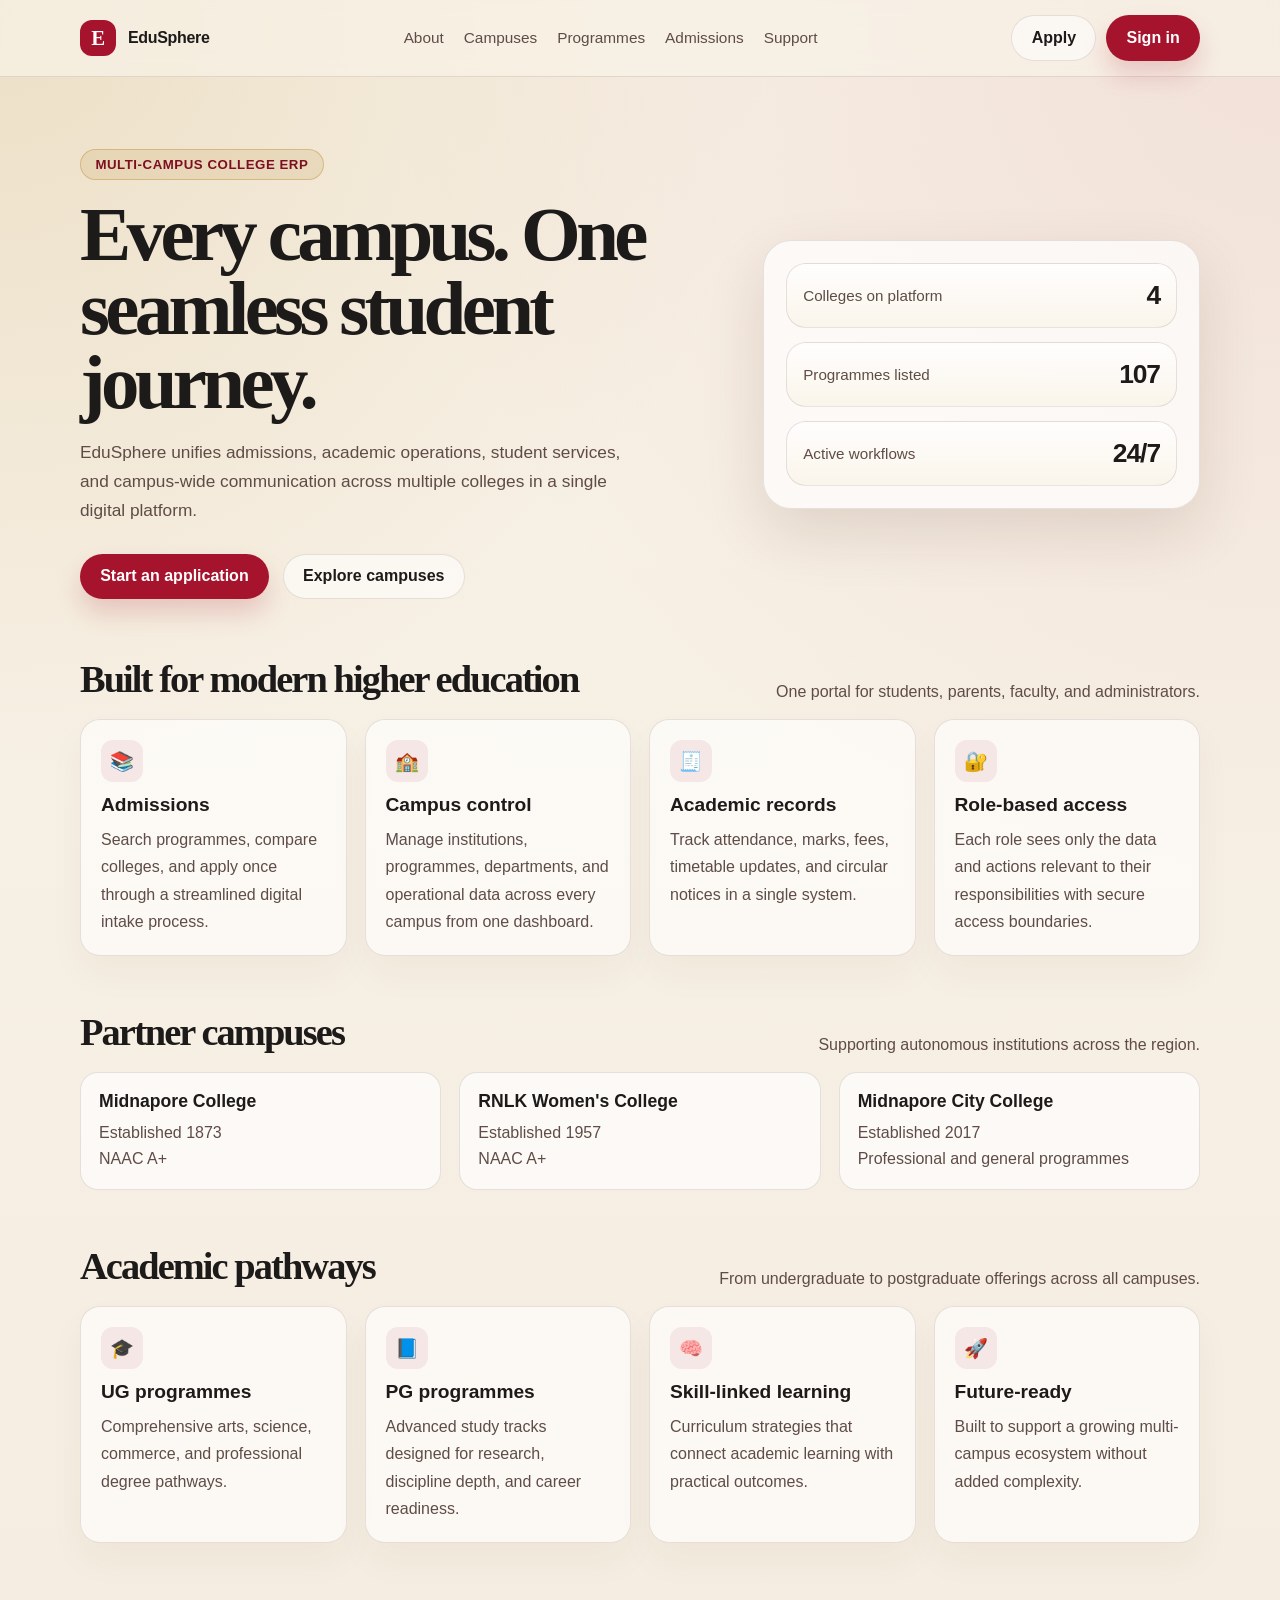
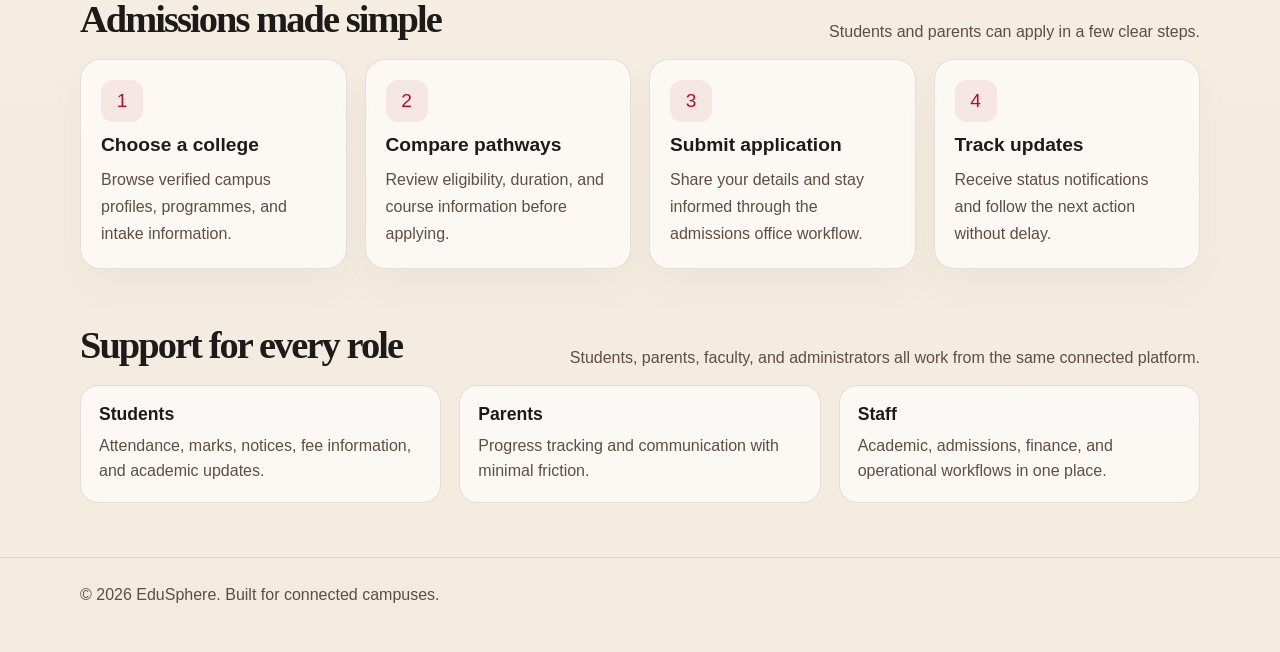
<file: index.html>
<!DOCTYPE html>
<html lang="en">
  <head>
    <meta charset="UTF-8" />
    <meta name="viewport" content="width=device-width, initial-scale=1.0" />
    <title>EduSphere | Multi-campus College ERP</title>
    <meta
      name="description"
      content="EduSphere brings colleges, students, and admissions into one connected campus platform."
    />
    <meta name="theme-color" content="#a5142c" />
    <style>
      :root {
        --paper: #f8f2e7;
        --paper-strong: #fffaf3;
        --ink: #1d1a1a;
        --muted: #5f4c46;
        --line: rgba(68, 39, 30, 0.12);
        --maroon: #a5142c;
        --maroon-deep: #7d0f22;
        --gold: #b8892f;
        --gold-soft: #f1d79d;
        --card: rgba(255, 255, 255, 0.75);
        --shadow: 0 24px 60px rgba(77, 34, 15, 0.12);
      }

      * { box-sizing: border-box; }
      html { scroll-behavior: smooth; }
      body {
        margin: 0;
        font-family: Inter, "Segoe UI", sans-serif;
        background:
          radial-gradient(circle at top left, rgba(184, 137, 47, 0.18), transparent 30%),
          radial-gradient(circle at top right, rgba(165, 20, 44, 0.08), transparent 35%),
          linear-gradient(180deg, var(--paper) 0%, #f4ebdf 100%);
        color: var(--ink);
      }

      a { color: inherit; text-decoration: none; }
      img { max-width: 100%; display: block; }

      .container {
        width: min(1120px, calc(100% - 32px));
        margin: 0 auto;
      }

      .topbar {
        position: sticky;
        top: 0;
        z-index: 10;
        backdrop-filter: blur(10px);
        background: rgba(248, 242, 231, 0.7);
        border-bottom: 1px solid var(--line);
      }

      .nav {
        display: flex;
        align-items: center;
        justify-content: space-between;
        min-height: 76px;
        gap: 18px;
      }

      .brand {
        display: flex;
        align-items: center;
        gap: 12px;
        font-weight: 700;
        letter-spacing: -0.02em;
      }

      .brand-mark {
        width: 36px;
        height: 36px;
        display: grid;
        place-items: center;
        border-radius: 12px;
        background: var(--maroon);
        color: white;
        font-family: Georgia, serif;
        font-size: 1.3rem;
      }

      .nav-links {
        display: flex;
        align-items: center;
        gap: 20px;
        color: var(--muted);
        font-size: 0.96rem;
      }

      .nav-actions {
        display: flex;
        align-items: center;
        gap: 10px;
      }

      .btn {
        display: inline-flex;
        align-items: center;
        justify-content: center;
        border: 1px solid transparent;
        border-radius: 999px;
        padding: 0.8rem 1.2rem;
        font-weight: 600;
        transition: transform 0.2s ease, box-shadow 0.2s ease;
      }

      .btn:hover {
        transform: translateY(-1px);
      }

      .btn.primary {
        background: var(--maroon);
        color: white;
        box-shadow: 0 14px 24px rgba(165, 20, 44, 0.18);
      }

      .btn.secondary {
        background: rgba(255, 255, 255, 0.56);
        border-color: var(--line);
        color: var(--ink);
      }

      .hero {
        padding: 72px 0 32px;
      }

      .hero-grid {
        display: grid;
        grid-template-columns: 1.2fr 0.8fr;
        gap: 28px;
        align-items: center;
      }

      .eyebrow {
        display: inline-block;
        margin-bottom: 18px;
        background: rgba(184, 137, 47, 0.14);
        border: 1px solid rgba(184, 137, 47, 0.4);
        color: var(--maroon-deep);
        padding: 0.45rem 0.9rem;
        border-radius: 999px;
        font-size: 0.83rem;
        font-weight: 700;
        letter-spacing: 0.04em;
        text-transform: uppercase;
      }

      h1 {
        margin: 0 0 18px;
        font-family: Georgia, serif;
        font-size: clamp(2.7rem, 6vw, 5rem);
        line-height: 0.96;
        letter-spacing: -0.06em;
      }

      .hero p {
        margin: 0;
        max-width: 58ch;
        color: var(--muted);
        font-size: 1.08rem;
        line-height: 1.7;
      }

      .hero-actions {
        display: flex;
        align-items: center;
        gap: 14px;
        margin-top: 28px;
        flex-wrap: wrap;
      }

      .hero-panel {
        background: rgba(255, 255, 255, 0.7);
        border: 1px solid var(--line);
        border-radius: 28px;
        box-shadow: var(--shadow);
        padding: 22px;
      }

      .mini-card {
        background: linear-gradient(180deg, rgba(255,255,255,0.82), rgba(250,244,234,0.9));
        border: 1px solid var(--line);
        border-radius: 20px;
        padding: 16px;
      }

      .mini-card + .mini-card { margin-top: 14px; }

      .metric {
        display: flex;
        justify-content: space-between;
        align-items: center;
        gap: 12px;
        font-size: 0.95rem;
        color: var(--muted);
      }

      .metric strong {
        color: var(--ink);
        font-size: 1.65rem;
        letter-spacing: -0.04em;
      }

      .section {
        padding: 26px 0 28px;
      }

      .section-header {
        display: flex;
        align-items: end;
        justify-content: space-between;
        gap: 18px;
        margin-bottom: 18px;
      }

      .section-header h2 {
        margin: 0;
        font-family: Georgia, serif;
        font-size: clamp(2rem, 3vw, 3rem);
        letter-spacing: -0.05em;
      }

      .section-header p {
        margin: 0;
        color: var(--muted);
      }

      .feature-grid {
        display: grid;
        grid-template-columns: repeat(4, minmax(0, 1fr));
        gap: 18px;
      }

      .card {
        background: rgba(255, 255, 255, 0.64);
        border: 1px solid var(--line);
        border-radius: 20px;
        padding: 20px;
        box-shadow: 0 18px 38px rgba(79, 49, 31, 0.04);
      }

      .badge {
        display: inline-flex;
        align-items: center;
        justify-content: center;
        width: 42px;
        height: 42px;
        border-radius: 12px;
        background: rgba(165, 20, 44, 0.08);
        color: var(--maroon);
        font-size: 1.2rem;
        margin-bottom: 12px;
      }

      .card h3 {
        margin: 0 0 10px;
        font-size: 1.2rem;
      }

      .card p {
        margin: 0;
        color: var(--muted);
        line-height: 1.7;
      }

      .students-list {
        display: grid;
        grid-template-columns: repeat(3, minmax(0, 1fr));
        gap: 18px;
        margin-top: 16px;
      }

      .student-tile {
        background: rgba(255,255,255,0.66);
        border: 1px solid var(--line);
        border-radius: 18px;
        padding: 18px;
      }

      .student-tile strong {
        display: block;
        margin-bottom: 8px;
        font-size: 1.1rem;
      }

      .student-tile span {
        display: block;
        color: var(--muted);
        line-height: 1.6;
      }

      footer {
        padding: 28px 0 48px;
        color: var(--muted);
        border-top: 1px solid var(--line);
        margin-top: 26px;
      }

      @media (max-width: 900px) {
        .hero-grid, .feature-grid, .students-list { grid-template-columns: 1fr 1fr; }
        .nav-links { display: none; }
      }

      @media (max-width: 640px) {
        .hero-grid, .feature-grid, .students-list { grid-template-columns: 1fr; }
        .section-header { display: block; }
        .nav { min-height: 68px; }
      }
    </style>
  </head>
  <body>
    <header class="topbar">
      <div class="container nav">
        <div class="brand" aria-label="EduSphere home">
          <span class="brand-mark">E</span>
          <span>EduSphere</span>
        </div>
        <nav class="nav-links" aria-label="Main navigation">
          <a href="#about">About</a>
          <a href="#campuses">Campuses</a>
          <a href="#programmes">Programmes</a>
          <a href="#admissions">Admissions</a>
          <a href="#support">Support</a>
        </nav>
        <div class="nav-actions">
          <a class="btn secondary" href="#admissions">Apply</a>
          <a class="btn primary" href="#support">Sign in</a>
        </div>
      </div>
    </header>

    <main>
      <section class="hero">
        <div class="container hero-grid">
          <div>
            <div class="eyebrow">Multi-campus college ERP</div>
            <h1>Every campus. One seamless student journey.</h1>
            <p>
              EduSphere unifies admissions, academic operations, student services, and campus-wide
              communication across multiple colleges in a single digital platform.
            </p>
            <div class="hero-actions">
              <a class="btn primary" href="#admissions">Start an application</a>
              <a class="btn secondary" href="#campuses">Explore campuses</a>
            </div>
          </div>

          <div class="hero-panel" aria-label="Overview summary">
            <div class="mini-card">
              <div class="metric">
                <span>Colleges on platform</span>
                <strong>4</strong>
              </div>
            </div>
            <div class="mini-card">
              <div class="metric">
                <span>Programmes listed</span>
                <strong>107</strong>
              </div>
            </div>
            <div class="mini-card">
              <div class="metric">
                <span>Active workflows</span>
                <strong>24/7</strong>
              </div>
            </div>
          </div>
        </div>
      </section>

      <section id="about" class="section">
        <div class="container">
          <div class="section-header">
            <h2>Built for modern higher education</h2>
            <p>One portal for students, parents, faculty, and administrators.</p>
          </div>

          <div class="feature-grid">
            <article class="card">
              <div class="badge">📚</div>
              <h3>Admissions</h3>
              <p>Search programmes, compare colleges, and apply once through a streamlined digital intake process.</p>
            </article>
            <article class="card">
              <div class="badge">🏫</div>
              <h3>Campus control</h3>
              <p>Manage institutions, programmes, departments, and operational data across every campus from one dashboard.</p>
            </article>
            <article class="card">
              <div class="badge">🧾</div>
              <h3>Academic records</h3>
              <p>Track attendance, marks, fees, timetable updates, and circular notices in a single system.</p>
            </article>
            <article class="card">
              <div class="badge">🔐</div>
              <h3>Role-based access</h3>
              <p>Each role sees only the data and actions relevant to their responsibilities with secure access boundaries.</p>
            </article>
          </div>
        </div>
      </section>

      <section id="campuses" class="section">
        <div class="container">
          <div class="section-header">
            <h2>Partner campuses</h2>
            <p>Supporting autonomous institutions across the region.</p>
          </div>

          <div class="students-list">
            <div class="student-tile">
              <strong>Midnapore College</strong>
              <span>Established 1873</span>
              <span>NAAC A+</span>
            </div>
            <div class="student-tile">
              <strong>RNLK Women's College</strong>
              <span>Established 1957</span>
              <span>NAAC A+</span>
            </div>
            <div class="student-tile">
              <strong>Midnapore City College</strong>
              <span>Established 2017</span>
              <span>Professional and general programmes</span>
            </div>
          </div>
        </div>
      </section>

      <section id="programmes" class="section">
        <div class="container">
          <div class="section-header">
            <h2>Academic pathways</h2>
            <p>From undergraduate to postgraduate offerings across all campuses.</p>
          </div>
          <div class="feature-grid">
            <article class="card">
              <div class="badge">🎓</div>
              <h3>UG programmes</h3>
              <p>Comprehensive arts, science, commerce, and professional degree pathways.</p>
            </article>
            <article class="card">
              <div class="badge">📘</div>
              <h3>PG programmes</h3>
              <p>Advanced study tracks designed for research, discipline depth, and career readiness.</p>
            </article>
            <article class="card">
              <div class="badge">🧠</div>
              <h3>Skill-linked learning</h3>
              <p>Curriculum strategies that connect academic learning with practical outcomes.</p>
            </article>
            <article class="card">
              <div class="badge">🚀</div>
              <h3>Future-ready</h3>
              <p>Built to support a growing multi-campus ecosystem without added complexity.</p>
            </article>
          </div>
        </div>
      </section>

      <section id="admissions" class="section">
        <div class="container">
          <div class="section-header">
            <h2>Admissions made simple</h2>
            <p>Students and parents can apply in a few clear steps.</p>
          </div>
          <div class="feature-grid">
            <article class="card">
              <div class="badge">1</div>
              <h3>Choose a college</h3>
              <p>Browse verified campus profiles, programmes, and intake information.</p>
            </article>
            <article class="card">
              <div class="badge">2</div>
              <h3>Compare pathways</h3>
              <p>Review eligibility, duration, and course information before applying.</p>
            </article>
            <article class="card">
              <div class="badge">3</div>
              <h3>Submit application</h3>
              <p>Share your details and stay informed through the admissions office workflow.</p>
            </article>
            <article class="card">
              <div class="badge">4</div>
              <h3>Track updates</h3>
              <p>Receive status notifications and follow the next action without delay.</p>
            </article>
          </div>
        </div>
      </section>

      <section id="support" class="section">
        <div class="container">
          <div class="section-header">
            <h2>Support for every role</h2>
            <p>Students, parents, faculty, and administrators all work from the same connected platform.</p>
          </div>
          <div class="students-list">
            <div class="student-tile">
              <strong>Students</strong>
              <span>Attendance, marks, notices, fee information, and academic updates.</span>
            </div>
            <div class="student-tile">
              <strong>Parents</strong>
              <span>Progress tracking and communication with minimal friction.</span>
            </div>
            <div class="student-tile">
              <strong>Staff</strong>
              <span>Academic, admissions, finance, and operational workflows in one place.</span>
            </div>
          </div>
        </div>
      </section>
    </main>

    <footer>
      <div class="container">
        © <span id="year"></span> EduSphere. Built for connected campuses.
      </div>
    </footer>

    <script>
      document.getElementById('year').textContent = new Date().getFullYear();
    </script>
  </body>
</html>
</file>
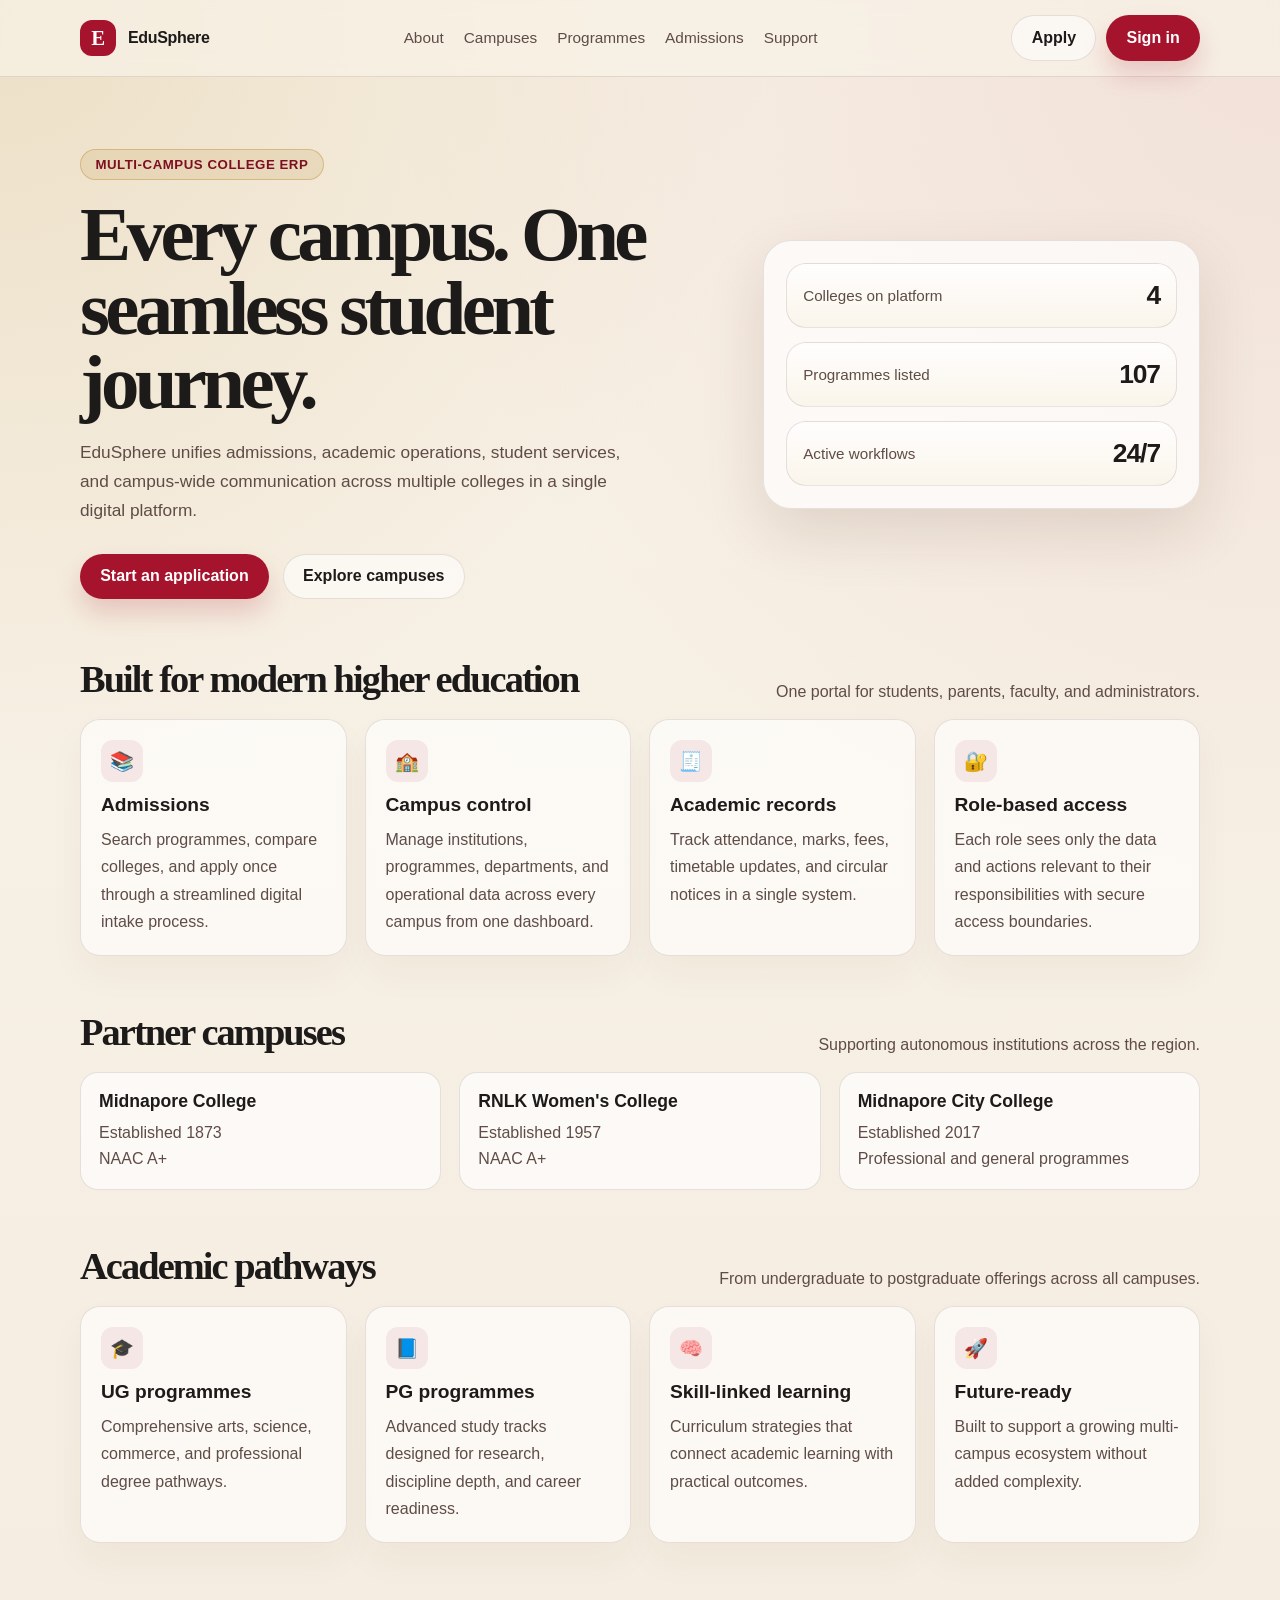
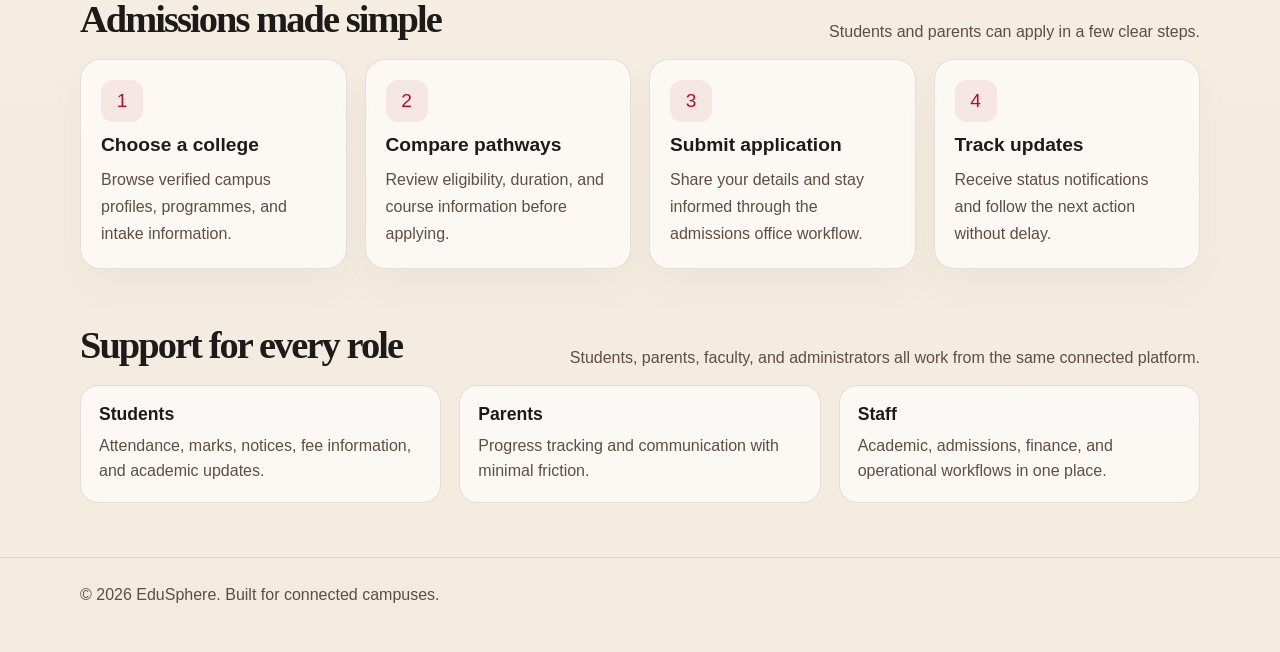
<file: console/index.html>
<!DOCTYPE html>
<html lang="en">
<head>
<meta charset="utf-8" />
<title>EduSphere Console</title>
<meta name="robots" content="noindex" />
<link rel="canonical" href="../index.html#console" />
<meta http-equiv="refresh" content="0; url=../index.html#console" />
<style>
  body { margin: 0; min-height: 100vh; display: grid; place-items: center;
         font-family: ui-sans-serif, system-ui, sans-serif; background: #f8f2e7; color: #33201a; }
  a { color: #a5142c; }
</style>
</head>
<body>
  <p>The console is part of the main site now. <a href="../index.html#console">Continue to EduSphere →</a></p>
  <script>location.replace('../index.html#console');</script>
</body>
</html>
</file>
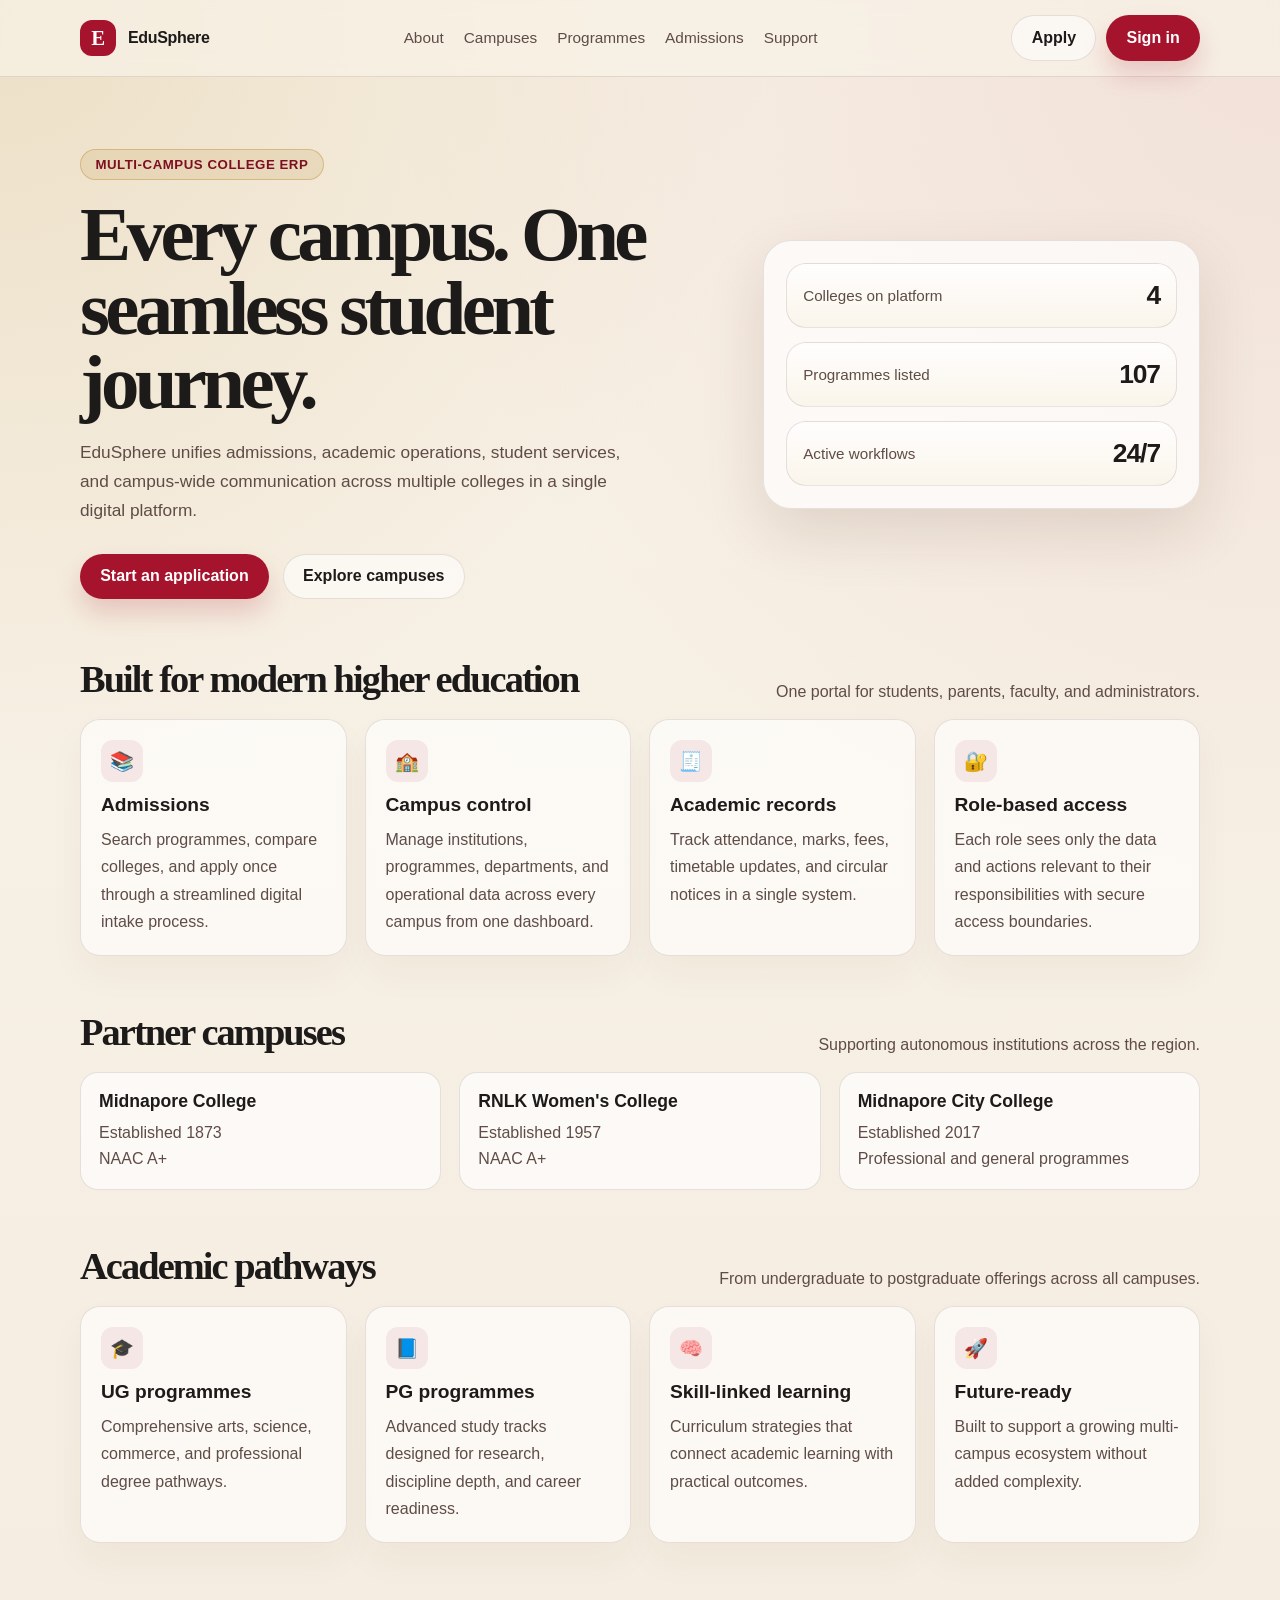
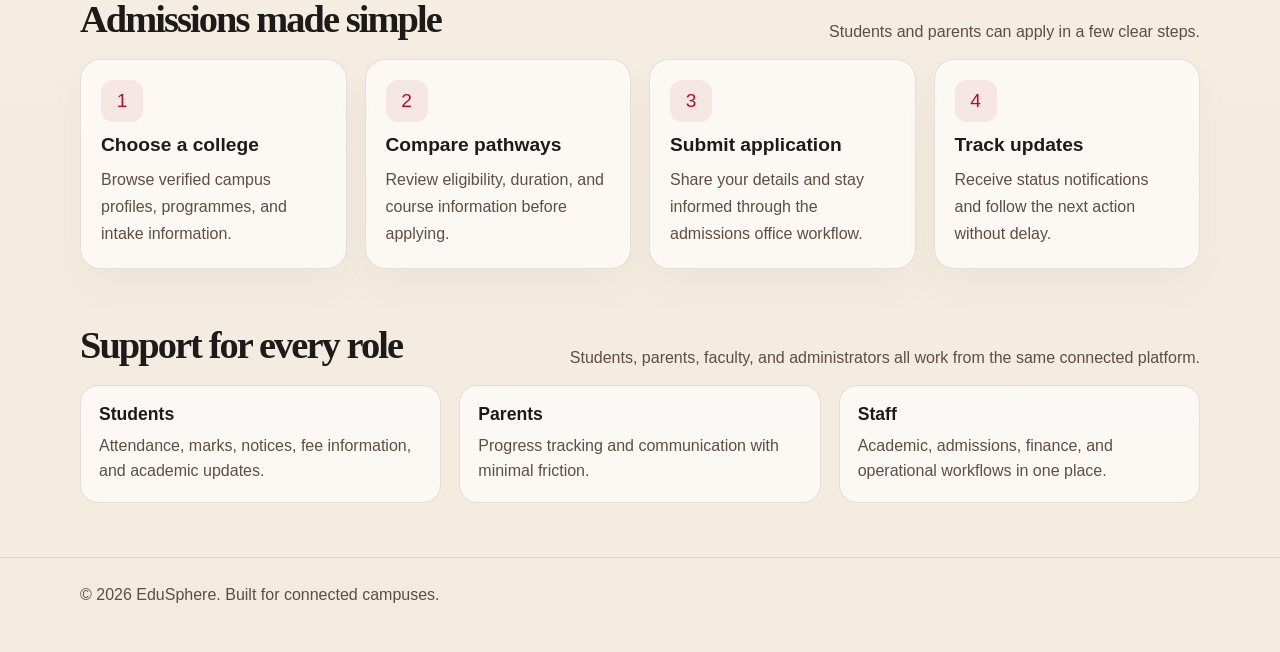
<file: maintenance.html>
<!DOCTYPE html>
<html lang="en">
  <head>
    <meta charset="UTF-8" />
    <meta http-equiv="refresh" content="0; url=./index.html" />
    <meta name="robots" content="noindex" />
    <title>Redirecting to EduSphere</title>
    <style>
      body {
        margin: 0;
        min-height: 100vh;
        display: grid;
        place-items: center;
        font-family: Inter, "Segoe UI", sans-serif;
        background: #f8f2e7;
        color: #1d1a1a;
      }
      a {
        color: #a5142c;
      }
    </style>
  </head>
  <body>
    <p>Redirecting to the website homepage... <a href="./index.html">Continue</a></p>
    <script>
      window.location.replace('./index.html');
    </script>
  </body>
</html>
</file>
